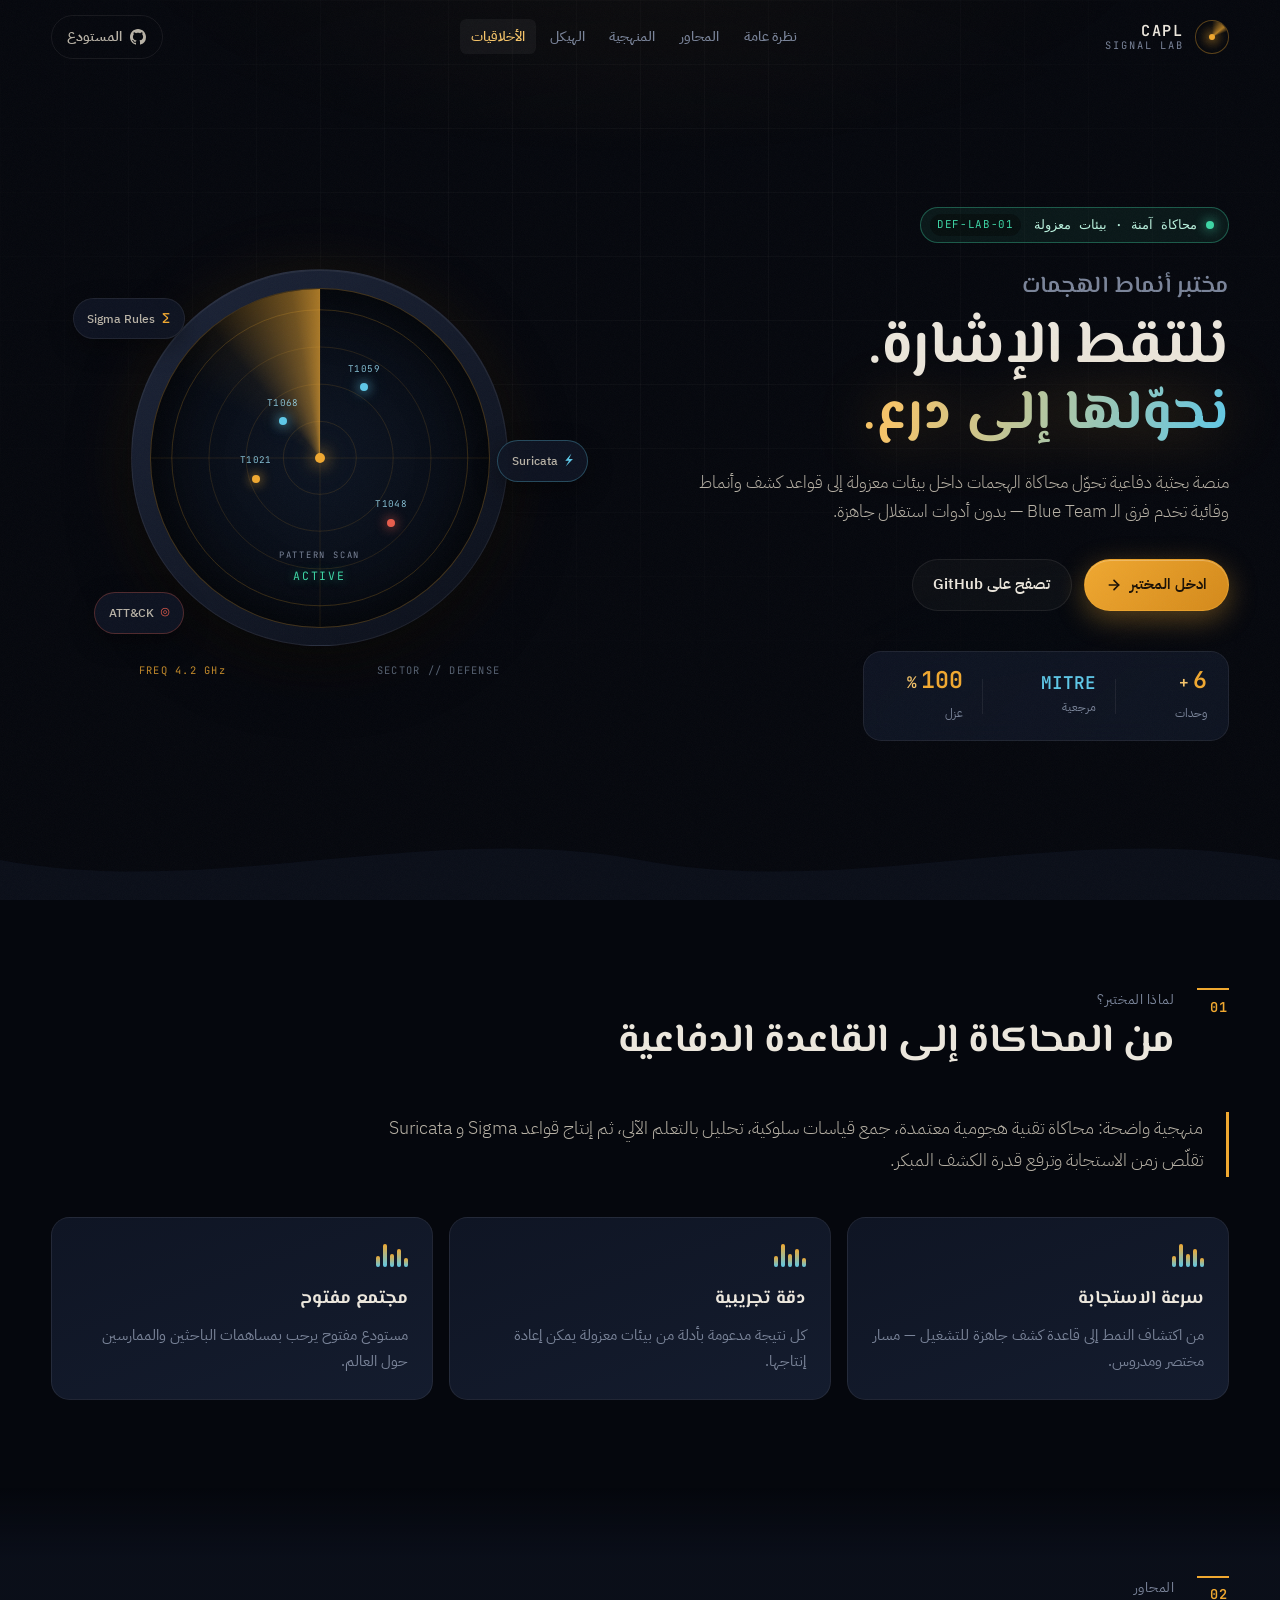
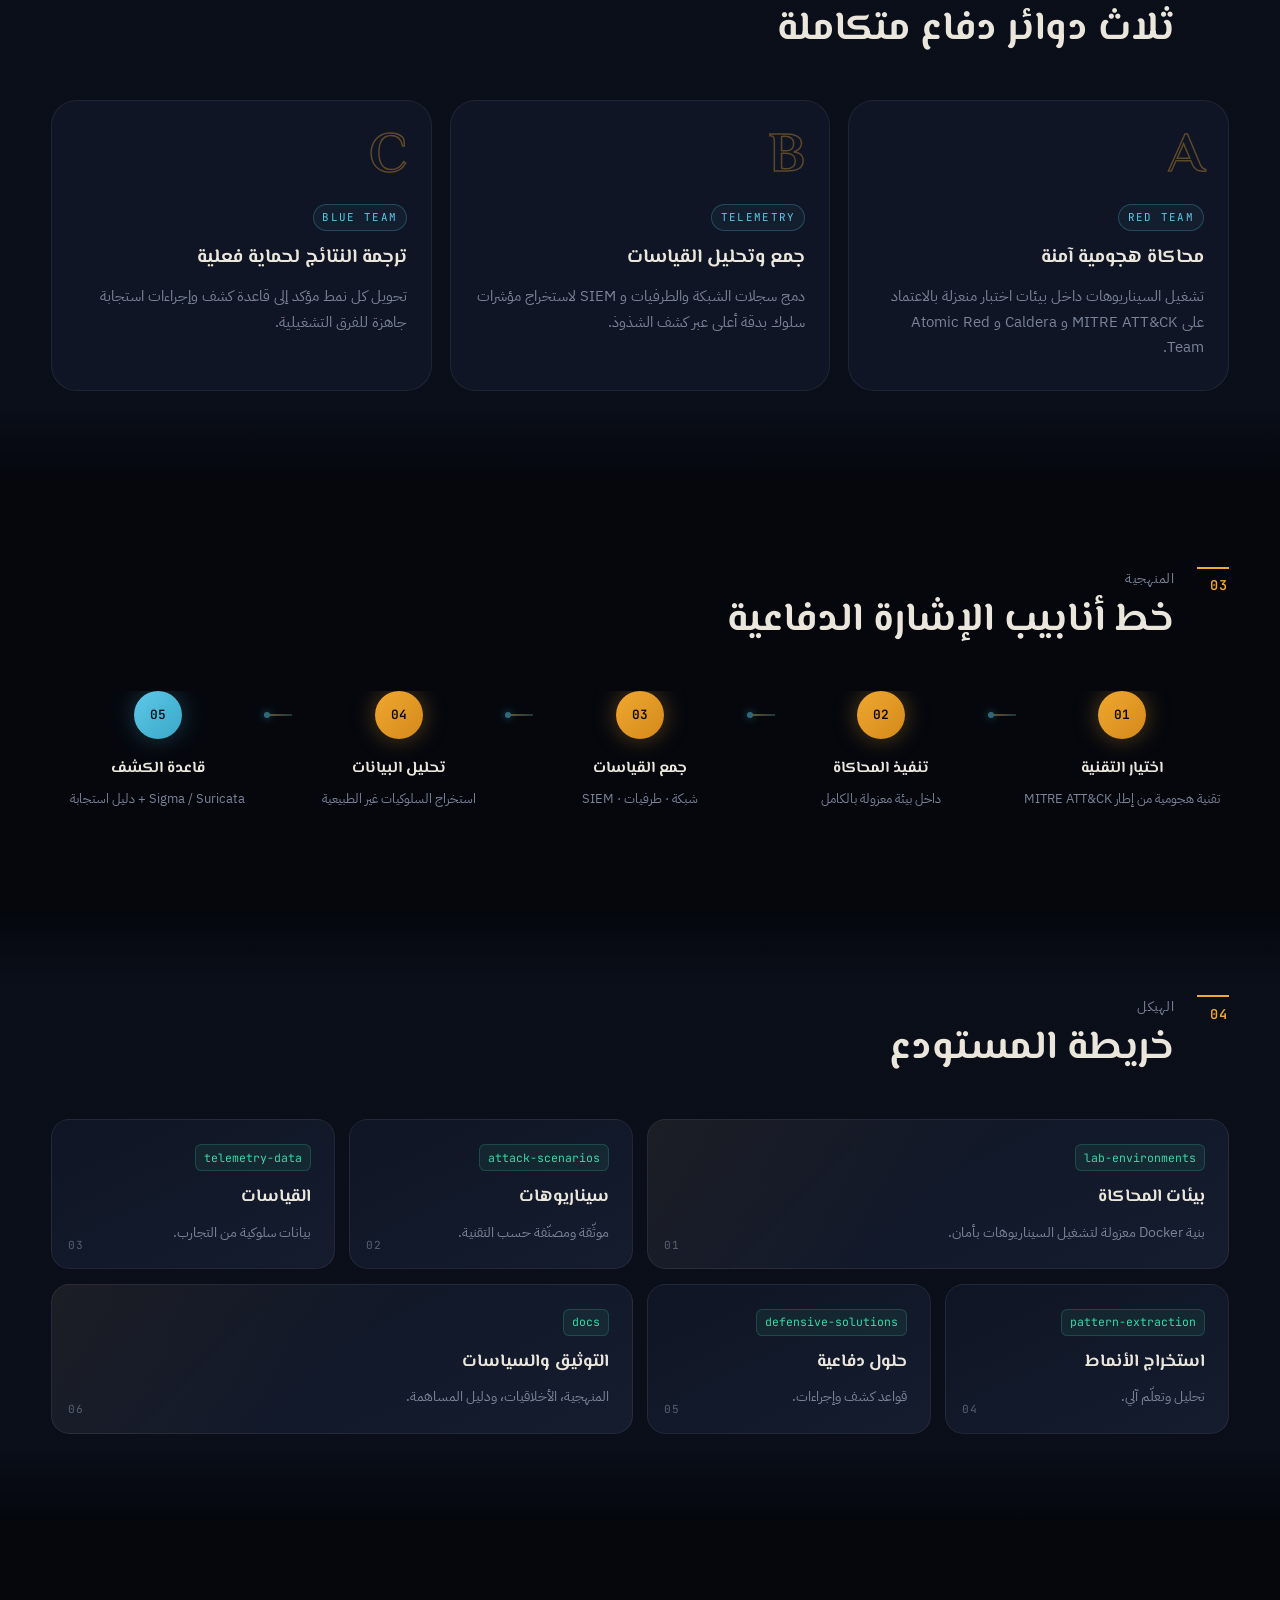
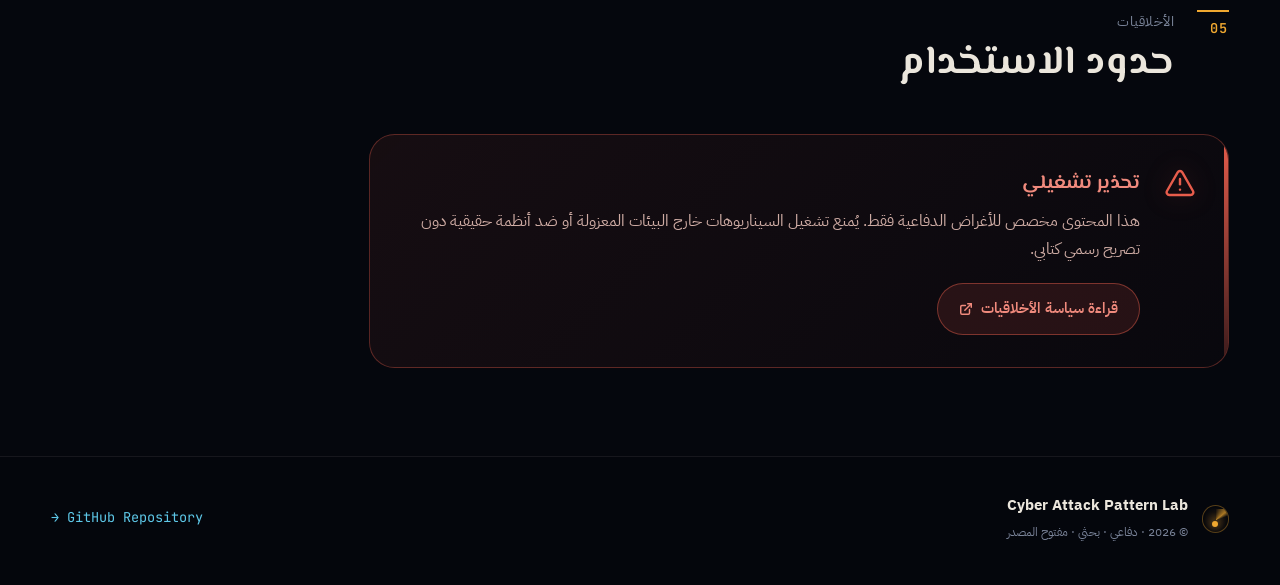
<file: index.html>
<!DOCTYPE html>
<html lang="ar" dir="rtl">
<head>
  <meta charset="UTF-8">
  <meta name="viewport" content="width=device-width, initial-scale=1.0">
  <meta name="description" content="Cyber Attack Pattern Lab: منصة بحثية دفاعية لمحاكاة الهجمات السيبرانية واستخراج أنماط وقائية قابلة للتطبيق.">
  <title>Cyber Attack Pattern Lab | مختبر أنماط الهجمات السيبرانية</title>
  <link rel="preconnect" href="https://fonts.googleapis.com">
  <link rel="preconnect" href="https://fonts.gstatic.com" crossorigin>
  <link href="https://fonts.googleapis.com/css2?family=El+Messiri:wght@500;600;700&family=IBM+Plex+Sans+Arabic:wght@300;400;500;600;700&family=JetBrains+Mono:wght@400;500;600&display=swap" rel="stylesheet">
  <link rel="stylesheet" href="style.css">
</head>
<body>

  <div class="noise" aria-hidden="true"></div>
  <div class="grid-floor" aria-hidden="true"></div>
  <div id="scroll-progress" aria-hidden="true"></div>

  <!-- NAV -->
  <header id="top">
    <nav class="navbar" role="navigation" aria-label="القائمة الرئيسية">
      <div class="container nav-inner">
        <a class="brand" href="#top">
          <span class="brand-radar" aria-hidden="true">
            <span class="brand-sweep"></span>
            <span class="brand-core"></span>
          </span>
          <span class="brand-text">
            <span class="brand-name">CAPL</span>
            <span class="brand-sub">Signal Lab</span>
          </span>
        </a>

        <button class="nav-toggle" id="nav-toggle" aria-expanded="false" aria-controls="nav-menu" aria-label="فتح القائمة">
          <span></span><span></span><span></span>
        </button>

        <ul class="nav-links" id="nav-menu" role="list">
          <li><a href="#about">نظرة عامة</a></li>
          <li><a href="#pillars">المحاور</a></li>
          <li><a href="#workflow">المنهجية</a></li>
          <li><a href="#structure">الهيكل</a></li>
          <li><a href="#ethics">الأخلاقيات</a></li>
        </ul>

        <a href="https://github.com/mwthrc23-ui/cyber-attack-pattern-lab.github.io"
           target="_blank" rel="noreferrer" class="btn btn-ghost nav-github">
          <svg width="16" height="16" viewBox="0 0 24 24" fill="currentColor" aria-hidden="true"><path d="M12 0C5.37 0 0 5.37 0 12c0 5.31 3.435 9.795 8.205 11.385.6.105.825-.255.825-.57 0-.285-.015-1.23-.015-2.235-3.015.555-3.795-.735-4.035-1.41-.135-.345-.72-1.41-1.23-1.695-.42-.225-1.02-.78-.015-.795.945-.015 1.62.87 1.845 1.23 1.08 1.815 2.805 1.305 3.495.99.105-.78.42-1.305.765-1.605-2.67-.3-5.46-1.335-5.46-5.925 0-1.305.465-2.385 1.23-3.225-.12-.3-.54-1.53.12-3.18 0 0 1.005-.315 3.3 1.23.96-.27 1.98-.405 3-.405s2.04.135 3 .405c2.295-1.56 3.3-1.23 3.3-1.23.66 1.65.24 2.88.12 3.18.765.84 1.23 1.905 1.23 3.225 0 4.605-2.805 5.625-5.475 5.925.435.375.81 1.095.81 2.22 0 1.605-.015 2.895-.015 3.3 0 .315.225.69.825.57A12.02 12.02 0 0 0 24 12c0-6.63-5.37-12-12-12z"/></svg>
          المستودع
        </a>
      </div>
    </nav>
  </header>

  <!-- HERO -->
  <section class="hero" aria-labelledby="hero-title">
    <div class="container hero-grid">
      <div class="hero-copy">
        <div class="status-chip">
          <span class="status-pulse" aria-hidden="true"></span>
          <span>محاكاة آمنة · بيئات معزولة</span>
          <span class="status-code">DEF-LAB-01</span>
        </div>

        <h1 id="hero-title">
          <span class="title-eyebrow">مختبر أنماط الهجمات</span>
          <span class="title-main">نلتقط الإشارة.</span>
          <span class="title-accent">نحوّلها إلى درع.</span>
        </h1>

        <p class="lead">
          منصة بحثية دفاعية تحوّل محاكاة الهجمات داخل بيئات معزولة إلى قواعد كشف
          وأنماط وقائية تخدم فرق الـ Blue Team — بدون أدوات استغلال جاهزة.
        </p>

        <div class="hero-actions">
          <a href="#about" class="btn btn-primary">
            <span>ادخل المختبر</span>
            <svg width="16" height="16" viewBox="0 0 24 24" fill="none" stroke="currentColor" stroke-width="2.5" stroke-linecap="round" stroke-linejoin="round" aria-hidden="true"><path d="M5 12h14"/><path d="m12 5 7 7-7 7"/></svg>
          </a>
          <a href="https://github.com/mwthrc23-ui/cyber-attack-pattern-lab.github.io"
             target="_blank" rel="noreferrer" class="btn btn-outline">تصفح على GitHub</a>
        </div>

        <div class="hero-stats" aria-label="مؤشرات المشروع">
          <div class="stat">
            <span class="stat-value" data-target="6">0</span>
            <span class="stat-unit">+</span>
            <span class="stat-label">وحدات</span>
          </div>
          <div class="stat-divider" aria-hidden="true"></div>
          <div class="stat">
            <span class="stat-value stat-text">MITRE</span>
            <span class="stat-label">مرجعية</span>
          </div>
          <div class="stat-divider" aria-hidden="true"></div>
          <div class="stat">
            <span class="stat-value" data-target="100">0</span>
            <span class="stat-unit">%</span>
            <span class="stat-label">عزل</span>
          </div>
        </div>
      </div>

      <!-- Signature: Radar scope -->
      <div class="radar-stage" aria-hidden="true">
        <div class="radar-frame">
          <div class="radar-bezel">
            <div class="radar-screen">
              <div class="radar-rings">
                <span></span><span></span><span></span><span></span>
              </div>
              <div class="radar-cross"></div>
              <div class="radar-sweep"></div>
              <div class="radar-blip blip-1" data-label="T1059"></div>
              <div class="radar-blip blip-2" data-label="T1021"></div>
              <div class="radar-blip blip-3" data-label="T1048"></div>
              <div class="radar-blip blip-4" data-label="T1068"></div>
              <div class="radar-center"></div>
              <div class="radar-readout">
                <span class="readout-label">PATTERN SCAN</span>
                <span class="readout-value" id="scan-status">ACTIVE</span>
              </div>
            </div>
          </div>
          <div class="radar-meta">
            <span>SECTOR // DEFENSE</span>
            <span class="radar-freq">FREQ 4.2 GHz</span>
          </div>
        </div>

        <div class="orbit-card orbit-a">
          <span class="orbit-icon">Σ</span>
          <span>Sigma Rules</span>
        </div>
        <div class="orbit-card orbit-b">
          <span class="orbit-icon">⚡</span>
          <span>Suricata</span>
        </div>
        <div class="orbit-card orbit-c">
          <span class="orbit-icon">◎</span>
          <span>ATT&amp;CK</span>
        </div>
      </div>
    </div>

    <div class="hero-wave" aria-hidden="true">
      <svg viewBox="0 0 1440 80" preserveAspectRatio="none">
        <path class="wave-path" d="M0,40 C240,80 480,0 720,40 C960,80 1200,0 1440,40 L1440,80 L0,80 Z"/>
      </svg>
    </div>
  </section>

  <main>

    <!-- ABOUT -->
    <section class="section" id="about" aria-labelledby="about-title">
      <div class="container">
        <div class="section-head">
          <span class="section-index">01</span>
          <div>
            <p class="section-kicker">لماذا المختبر؟</p>
            <h2 id="about-title">من المحاكاة إلى القاعدة الدفاعية</h2>
          </div>
        </div>

        <div class="about-layout">
          <p class="about-lead">
            منهجية واضحة: محاكاة تقنية هجومية معتمدة، جمع قياسات سلوكية، تحليل بالتعلم الآلي،
            ثم إنتاج قواعد Sigma و Suricata تقلّص زمن الاستجابة وترفع قدرة الكشف المبكر.
          </p>

          <div class="signal-cards">
            <article class="signal-card">
              <div class="signal-bars" aria-hidden="true">
                <i></i><i></i><i></i><i></i><i></i>
              </div>
              <h3>سرعة الاستجابة</h3>
              <p>من اكتشاف النمط إلى قاعدة كشف جاهزة للتشغيل — مسار مختصر ومدروس.</p>
            </article>
            <article class="signal-card">
              <div class="signal-bars" aria-hidden="true">
                <i></i><i></i><i></i><i></i><i></i>
              </div>
              <h3>دقة تجريبية</h3>
              <p>كل نتيجة مدعومة بأدلة من بيئات معزولة يمكن إعادة إنتاجها.</p>
            </article>
            <article class="signal-card">
              <div class="signal-bars" aria-hidden="true">
                <i></i><i></i><i></i><i></i><i></i>
              </div>
              <h3>مجتمع مفتوح</h3>
              <p>مستودع مفتوح يرحب بمساهمات الباحثين والممارسين حول العالم.</p>
            </article>
          </div>
        </div>
      </div>
    </section>

    <!-- PILLARS -->
    <section class="section section-dim" id="pillars" aria-labelledby="pillars-title">
      <div class="container">
        <div class="section-head">
          <span class="section-index">02</span>
          <div>
            <p class="section-kicker">المحاور</p>
            <h2 id="pillars-title">ثلاث دوائر دفاع متكاملة</h2>
          </div>
        </div>

        <div class="pillars-rail">
          <article class="pillar">
            <div class="pillar-num">A</div>
            <div class="pillar-body">
              <span class="pillar-tag">Red Team</span>
              <h3>محاكاة هجومية آمنة</h3>
              <p>تشغيل السيناريوهات داخل بيئات اختبار منعزلة بالاعتماد على MITRE ATT&amp;CK و Caldera و Atomic Red Team.</p>
            </div>
            <div class="pillar-glow" aria-hidden="true"></div>
          </article>
          <article class="pillar">
            <div class="pillar-num">B</div>
            <div class="pillar-body">
              <span class="pillar-tag">Telemetry</span>
              <h3>جمع وتحليل القياسات</h3>
              <p>دمج سجلات الشبكة والطرفيات و SIEM لاستخراج مؤشرات سلوك بدقة أعلى عبر كشف الشذوذ.</p>
            </div>
            <div class="pillar-glow" aria-hidden="true"></div>
          </article>
          <article class="pillar">
            <div class="pillar-num">C</div>
            <div class="pillar-body">
              <span class="pillar-tag">Blue Team</span>
              <h3>ترجمة النتائج لحماية فعلية</h3>
              <p>تحويل كل نمط مؤكد إلى قاعدة كشف وإجراءات استجابة جاهزة للفرق التشغيلية.</p>
            </div>
            <div class="pillar-glow" aria-hidden="true"></div>
          </article>
        </div>
      </div>
    </section>

    <!-- WORKFLOW -->
    <section class="section" id="workflow" aria-labelledby="workflow-title">
      <div class="container">
        <div class="section-head">
          <span class="section-index">03</span>
          <div>
            <p class="section-kicker">المنهجية</p>
            <h2 id="workflow-title">خط أنابيب الإشارة الدفاعية</h2>
          </div>
        </div>

        <div class="pipeline" role="list">
          <div class="pipe-step" role="listitem">
            <div class="pipe-node"><span>01</span></div>
            <h3>اختيار التقنية</h3>
            <p>تقنية هجومية من إطار MITRE ATT&amp;CK</p>
          </div>
          <div class="pipe-link" aria-hidden="true"></div>
          <div class="pipe-step" role="listitem">
            <div class="pipe-node"><span>02</span></div>
            <h3>تنفيذ المحاكاة</h3>
            <p>داخل بيئة معزولة بالكامل</p>
          </div>
          <div class="pipe-link" aria-hidden="true"></div>
          <div class="pipe-step" role="listitem">
            <div class="pipe-node"><span>03</span></div>
            <h3>جمع القياسات</h3>
            <p>شبكة · طرفيات · SIEM</p>
          </div>
          <div class="pipe-link" aria-hidden="true"></div>
          <div class="pipe-step" role="listitem">
            <div class="pipe-node"><span>04</span></div>
            <h3>تحليل البيانات</h3>
            <p>استخراج السلوكيات غير الطبيعية</p>
          </div>
          <div class="pipe-link" aria-hidden="true"></div>
          <div class="pipe-step" role="listitem">
            <div class="pipe-node pipe-node--end"><span>05</span></div>
            <h3>قاعدة الكشف</h3>
            <p>Sigma / Suricata + دليل استجابة</p>
          </div>
        </div>
      </div>
    </section>

    <!-- STRUCTURE -->
    <section class="section section-dim" id="structure" aria-labelledby="structure-title">
      <div class="container">
        <div class="section-head">
          <span class="section-index">04</span>
          <div>
            <p class="section-kicker">الهيكل</p>
            <h2 id="structure-title">خريطة المستودع</h2>
          </div>
        </div>

        <div class="bento">
          <article class="bento-item bento-wide">
            <code>lab-environments</code>
            <h3>بيئات المحاكاة</h3>
            <p>بنية Docker معزولة لتشغيل السيناريوهات بأمان.</p>
            <span class="bento-mark">01</span>
          </article>
          <article class="bento-item">
            <code>attack-scenarios</code>
            <h3>سيناريوهات</h3>
            <p>موثّقة ومصنّفة حسب التقنية.</p>
            <span class="bento-mark">02</span>
          </article>
          <article class="bento-item">
            <code>telemetry-data</code>
            <h3>القياسات</h3>
            <p>بيانات سلوكية من التجارب.</p>
            <span class="bento-mark">03</span>
          </article>
          <article class="bento-item">
            <code>pattern-extraction</code>
            <h3>استخراج الأنماط</h3>
            <p>تحليل وتعلّم آلي.</p>
            <span class="bento-mark">04</span>
          </article>
          <article class="bento-item">
            <code>defensive-solutions</code>
            <h3>حلول دفاعية</h3>
            <p>قواعد كشف وإجراءات.</p>
            <span class="bento-mark">05</span>
          </article>
          <article class="bento-item bento-wide">
            <code>docs</code>
            <h3>التوثيق والسياسات</h3>
            <p>المنهجية، الأخلاقيات، ودليل المساهمة.</p>
            <span class="bento-mark">06</span>
          </article>
        </div>
      </div>
    </section>

    <!-- ETHICS -->
    <section class="section" id="ethics" aria-labelledby="ethics-title">
      <div class="container">
        <div class="section-head">
          <span class="section-index">05</span>
          <div>
            <p class="section-kicker">الأخلاقيات</p>
            <h2 id="ethics-title">حدود الاستخدام</h2>
          </div>
        </div>

        <div class="ethics-panel">
          <div class="ethics-stripe" aria-hidden="true"></div>
          <div class="ethics-icon" aria-hidden="true">
            <svg width="32" height="32" viewBox="0 0 24 24" fill="none" stroke="currentColor" stroke-width="1.8" stroke-linecap="round" stroke-linejoin="round"><path d="m21.73 18-8-14a2 2 0 0 0-3.48 0l-8 14A2 2 0 0 0 4 21h16a2 2 0 0 0 1.73-3Z"/><path d="M12 9v4"/><path d="M12 17h.01"/></svg>
          </div>
          <div class="ethics-body">
            <h3>تحذير تشغيلي</h3>
            <p>
              هذا المحتوى مخصص للأغراض الدفاعية فقط. يُمنع تشغيل السيناريوهات خارج البيئات المعزولة
              أو ضد أنظمة حقيقية دون تصريح رسمي كتابي.
            </p>
            <a href="https://github.com/mwthrc23-ui/cyber-attack-pattern-lab.github.io/blob/main/ETHICS_POLICY.md"
               target="_blank" rel="noreferrer" class="btn btn-warn">
              قراءة سياسة الأخلاقيات
              <svg width="14" height="14" viewBox="0 0 24 24" fill="none" stroke="currentColor" stroke-width="2.5" stroke-linecap="round" stroke-linejoin="round" aria-hidden="true"><path d="M18 13v6a2 2 0 0 1-2 2H5a2 2 0 0 1-2-2V8a2 2 0 0 1 2-2h6"/><polyline points="15 3 21 3 21 9"/><line x1="10" y1="14" x2="21" y2="3"/></svg>
            </a>
          </div>
        </div>
      </div>
    </section>

  </main>

  <footer class="footer">
    <div class="container footer-grid">
      <div class="footer-brand">
        <span class="brand-radar brand-radar--sm" aria-hidden="true">
          <span class="brand-sweep"></span>
          <span class="brand-core"></span>
        </span>
        <div>
          <strong>Cyber Attack Pattern Lab</strong>
          <span>© 2026 · دفاعي · بحثي · مفتوح المصدر</span>
        </div>
      </div>
      <a href="https://github.com/mwthrc23-ui/cyber-attack-pattern-lab.github.io"
         target="_blank" rel="noreferrer" class="footer-link">
        GitHub Repository →
      </a>
    </div>
  </footer>

  <script>
  (() => {
    'use strict';

    /* Scroll progress */
    const bar = document.getElementById('scroll-progress');
    const onScroll = () => {
      const top = document.documentElement.scrollTop;
      const max = document.documentElement.scrollHeight - window.innerHeight;
      if (bar) bar.style.transform = `scaleX(${max > 0 ? top / max : 0})`;
      document.querySelector('.navbar')?.classList.toggle('scrolled', window.scrollY > 24);
    };
    window.addEventListener('scroll', onScroll, { passive: true });
    onScroll();

    /* Counters */
    function animateCounter(el) {
      const target = +el.dataset.target;
      const start = performance.now();
      const dur = 1600;
      const tick = (now) => {
        const t = Math.min((now - start) / dur, 1);
        const ease = 1 - Math.pow(1 - t, 3);
        el.textContent = Math.round(ease * target);
        if (t < 1) requestAnimationFrame(tick);
      };
      requestAnimationFrame(tick);
    }
    document.querySelectorAll('[data-target]').forEach(animateCounter);

    /* Mobile nav */
    const toggle = document.getElementById('nav-toggle');
    const menu = document.getElementById('nav-menu');
    if (toggle && menu) {
      toggle.addEventListener('click', () => {
        const open = menu.classList.toggle('open');
        toggle.setAttribute('aria-expanded', open);
      });
      menu.querySelectorAll('a').forEach(a => {
        a.addEventListener('click', () => {
          menu.classList.remove('open');
          toggle.setAttribute('aria-expanded', 'false');
        });
      });
    }

    /* Scroll spy */
    const links = document.querySelectorAll('.nav-links a');
    const spy = new IntersectionObserver((entries) => {
      entries.forEach(entry => {
        if (!entry.isIntersecting) return;
        links.forEach(a => a.classList.remove('active'));
        const link = document.querySelector(`.nav-links a[href="#${entry.target.id}"]`);
        if (link) link.classList.add('active');
      });
    }, { rootMargin: '-40% 0px -55% 0px' });
    document.querySelectorAll('section[id]').forEach(s => spy.observe(s));

    /* Reveal on scroll */
    const reveal = new IntersectionObserver((entries) => {
      entries.forEach(e => {
        if (e.isIntersecting) {
          e.target.classList.add('is-visible');
          reveal.unobserve(e.target);
        }
      });
    }, { threshold: 0.12 });
    document.querySelectorAll('.section, .pillar, .pipe-step, .bento-item, .signal-card, .ethics-panel')
      .forEach(el => {
        el.classList.add('reveal-up');
        reveal.observe(el);
      });

    /* Radar scan status flicker */
    const status = document.getElementById('scan-status');
    const states = ['ACTIVE', 'SCANNING', 'LOCKED', 'ACTIVE'];
    let si = 0;
    setInterval(() => {
      if (!status) return;
      si = (si + 1) % states.length;
      status.textContent = states[si];
    }, 2800);

    /* Subtle parallax on radar blips */
    const stage = document.querySelector('.radar-stage');
    if (stage && window.matchMedia('(pointer:fine)').matches) {
      stage.addEventListener('mousemove', (e) => {
        const r = stage.getBoundingClientRect();
        const x = (e.clientX - r.left) / r.width - 0.5;
        const y = (e.clientY - r.top) / r.height - 0.5;
        stage.style.setProperty('--tilt-x', `${x * 8}deg`);
        stage.style.setProperty('--tilt-y', `${-y * 8}deg`);
      });
      stage.addEventListener('mouseleave', () => {
        stage.style.setProperty('--tilt-x', '0deg');
        stage.style.setProperty('--tilt-y', '0deg');
      });
    }
  })();
  </script>
</body>
</html>
</file>
<file: style.css>
/* ============================================================
   CAPL — Signal Laboratory Design System
   Aesthetic: radar ops console · phosphor amber · ice cyan
   ============================================================ */

:root {
  /* Surfaces */
  --void:        #05070d;
  --ink:         #0a0e18;
  --panel:       #0f1524;
  --panel-2:     #141c2e;
  --panel-3:     #1a2438;

  /* Text */
  --paper:       #ebe6dc;
  --paper-dim:   #b8b2a6;
  --steel:       #7a8499;
  --steel-dim:   #556070;

  /* Signature palette */
  --amber:       #f0a830;
  --amber-soft:  #f5c46a;
  --amber-glow:  rgba(240, 168, 48, 0.35);
  --ice:         #5ec8e8;
  --ice-soft:    #9adcf2;
  --ice-glow:    rgba(94, 200, 232, 0.28);
  --coral:       #e85d4c;
  --coral-soft:  #f08a7d;
  --coral-glow:  rgba(232, 93, 76, 0.25);
  --mint:        #3dd6a5;

  /* Structure */
  --line:        rgba(235, 230, 220, 0.08);
  --line-strong: rgba(240, 168, 48, 0.35);
  --radius-sm:   0.4rem;
  --radius:      0.75rem;
  --radius-lg:   1.15rem;
  --radius-xl:   1.6rem;

  /* Type */
  --font-display: "El Messiri", "IBM Plex Sans Arabic", serif;
  --font-body:    "IBM Plex Sans Arabic", "Segoe UI", Tahoma, sans-serif;
  --font-mono:    "JetBrains Mono", "SFMono-Regular", Consolas, monospace;

  --ease:         cubic-bezier(0.22, 1, 0.36, 1);
  --shadow:       0 24px 60px rgba(0, 0, 0, 0.55);
}

*, *::before, *::after { box-sizing: border-box; margin: 0; padding: 0; }

html {
  scroll-behavior: smooth;
  -webkit-font-smoothing: antialiased;
}

body {
  font-family: var(--font-body);
  background: var(--void);
  color: var(--paper);
  line-height: 1.75;
  overflow-x: hidden;
  min-height: 100vh;
}

a { color: inherit; text-decoration: none; }
img, svg { display: block; }
code { font-family: var(--font-mono); }

/* ── Atmosphere ── */
.noise {
  position: fixed;
  inset: 0;
  z-index: 50;
  pointer-events: none;
  opacity: 0.035;
  background-image: url("data:image/svg+xml,%3Csvg viewBox='0 0 256 256' xmlns='http://www.w3.org/2000/svg'%3E%3Cfilter id='n'%3E%3CfeTurbulence type='fractalNoise' baseFrequency='0.85' numOctaves='4' stitchTiles='stitch'/%3E%3C/filter%3E%3Crect width='100%25' height='100%25' filter='url(%23n)'/%3E%3C/svg%3E");
  background-size: 180px;
}

.grid-floor {
  position: fixed;
  inset: 0;
  z-index: 0;
  pointer-events: none;
  background:
    radial-gradient(ellipse 80% 50% at 50% -10%, rgba(240, 168, 48, 0.08), transparent 55%),
    radial-gradient(ellipse 60% 40% at 90% 80%, rgba(94, 200, 232, 0.06), transparent 50%),
    linear-gradient(rgba(235, 230, 220, 0.03) 1px, transparent 1px),
    linear-gradient(90deg, rgba(235, 230, 220, 0.03) 1px, transparent 1px);
  background-size: auto, auto, 64px 64px, 64px 64px;
  mask-image: radial-gradient(ellipse 90% 70% at 50% 30%, black 20%, transparent 75%);
}

#scroll-progress {
  position: fixed;
  top: 0;
  left: 0;
  right: 0;
  height: 2px;
  z-index: 200;
  background: linear-gradient(90deg, var(--amber), var(--ice), var(--coral));
  transform-origin: right center;
  transform: scaleX(0);
  transition: transform 0.1s linear;
  pointer-events: none;
  box-shadow: 0 0 12px var(--amber-glow);
}

/* ── Layout ── */
.container {
  width: min(1180px, 92%);
  margin-inline: auto;
  position: relative;
  z-index: 2;
}

/* ── Navbar ── */
.navbar {
  position: fixed;
  top: 0;
  inset-inline: 0;
  z-index: 100;
  padding: 0.95rem 0;
  transition: background 0.35s var(--ease), border-color 0.35s, backdrop-filter 0.35s;
  border-bottom: 1px solid transparent;
}

.navbar.scrolled {
  background: rgba(5, 7, 13, 0.78);
  backdrop-filter: blur(18px) saturate(1.3);
  border-bottom-color: var(--line);
}

.nav-inner {
  display: flex;
  align-items: center;
  justify-content: space-between;
  gap: 1rem;
}

.brand {
  display: inline-flex;
  align-items: center;
  gap: 0.7rem;
}

.brand-radar {
  position: relative;
  width: 2.1rem;
  height: 2.1rem;
  border-radius: 50%;
  border: 1px solid var(--line-strong);
  background: radial-gradient(circle at center, rgba(240, 168, 48, 0.15), transparent 70%);
  overflow: hidden;
  flex-shrink: 0;
}

.brand-radar--sm {
  width: 1.7rem;
  height: 1.7rem;
}

.brand-sweep {
  position: absolute;
  inset: 0;
  background: conic-gradient(from 0deg, transparent 0deg, var(--amber) 50deg, transparent 70deg);
  animation: brandSweep 3s linear infinite;
  opacity: 0.7;
}

.brand-core {
  position: absolute;
  top: 50%;
  left: 50%;
  width: 6px;
  height: 6px;
  margin: -3px 0 0 -3px;
  border-radius: 50%;
  background: var(--amber);
  box-shadow: 0 0 10px var(--amber);
}

@keyframes brandSweep {
  to { transform: rotate(360deg); }
}

.brand-text {
  display: flex;
  flex-direction: column;
  line-height: 1.15;
}

.brand-name {
  font-family: var(--font-mono);
  font-weight: 600;
  font-size: 0.95rem;
  letter-spacing: 0.12em;
  color: var(--paper);
}

.brand-sub {
  font-size: 0.65rem;
  letter-spacing: 0.18em;
  text-transform: uppercase;
  color: var(--steel);
  font-family: var(--font-mono);
}

.nav-links {
  list-style: none;
  display: flex;
  align-items: center;
  gap: 0.15rem;
}

.nav-links a {
  padding: 0.4rem 0.7rem;
  border-radius: var(--radius-sm);
  color: var(--steel);
  font-size: 0.9rem;
  font-weight: 500;
  transition: color 0.2s, background 0.2s;
  white-space: nowrap;
}

.nav-links a:hover,
.nav-links a.active {
  color: var(--paper);
  background: rgba(235, 230, 220, 0.05);
}

.nav-links a.active {
  color: var(--amber-soft);
}

.nav-toggle {
  display: none;
  flex-direction: column;
  gap: 5px;
  background: transparent;
  border: none;
  cursor: pointer;
  padding: 0.4rem;
}

.nav-toggle span {
  display: block;
  width: 22px;
  height: 2px;
  background: var(--paper);
  border-radius: 2px;
}

/* ── Buttons ── */
.btn {
  display: inline-flex;
  align-items: center;
  gap: 0.5rem;
  padding: 0.78rem 1.3rem;
  border-radius: 999px;
  font-family: var(--font-body);
  font-weight: 600;
  font-size: 0.92rem;
  border: 1px solid transparent;
  cursor: pointer;
  transition: transform 0.25s var(--ease), box-shadow 0.25s, background 0.25s, border-color 0.25s;
  white-space: nowrap;
}

.btn:hover { transform: translateY(-2px); }

.btn-primary {
  background: linear-gradient(135deg, var(--amber), #d4891a);
  color: #1a1005;
  border-color: rgba(240, 168, 48, 0.5);
  box-shadow: 0 8px 28px var(--amber-glow), inset 0 1px 0 rgba(255, 255, 255, 0.25);
}

.btn-primary:hover {
  box-shadow: 0 12px 36px rgba(240, 168, 48, 0.5);
}

.btn-outline {
  background: rgba(235, 230, 220, 0.03);
  border-color: var(--line);
  color: var(--paper);
}

.btn-outline:hover {
  border-color: var(--ice);
  background: rgba(94, 200, 232, 0.08);
}

.btn-ghost {
  background: transparent;
  border-color: var(--line);
  color: var(--paper-dim);
  padding: 0.55rem 0.95rem;
  font-size: 0.85rem;
}

.btn-ghost:hover {
  border-color: var(--line-strong);
  color: var(--paper);
}

.btn-warn {
  background: rgba(232, 93, 76, 0.12);
  border-color: rgba(232, 93, 76, 0.45);
  color: var(--coral-soft);
}

.btn-warn:hover {
  background: rgba(232, 93, 76, 0.2);
  box-shadow: 0 8px 24px var(--coral-glow);
}

/* ── Hero ── */
.hero {
  position: relative;
  z-index: 2;
  min-height: 100vh;
  min-height: 100svh;
  display: flex;
  flex-direction: column;
  justify-content: center;
  padding: 7rem 0 4rem;
  overflow: hidden;
}

.hero-grid {
  display: grid;
  grid-template-columns: 1.05fr 0.95fr;
  gap: 3rem;
  align-items: center;
}

.hero-copy {
  max-width: 560px;
}

.status-chip {
  display: inline-flex;
  align-items: center;
  gap: 0.55rem;
  padding: 0.35rem 0.85rem 0.35rem 0.55rem;
  border-radius: 999px;
  border: 1px solid rgba(61, 214, 165, 0.35);
  background: rgba(61, 214, 165, 0.08);
  font-size: 0.8rem;
  color: #b8f0dc;
  margin-bottom: 1.5rem;
  font-family: var(--font-mono);
}

.status-pulse {
  width: 8px;
  height: 8px;
  border-radius: 50%;
  background: var(--mint);
  box-shadow: 0 0 12px var(--mint);
  animation: pulse 1.8s ease-in-out infinite;
}

@keyframes pulse {
  0%, 100% { opacity: 1; transform: scale(1); }
  50% { opacity: 0.4; transform: scale(0.85); }
}

.status-code {
  margin-inline-start: 0.3rem;
  padding: 0.1rem 0.45rem;
  border-radius: 999px;
  background: rgba(0, 0, 0, 0.35);
  color: var(--mint);
  font-size: 0.68rem;
  letter-spacing: 0.06em;
}

h1 {
  margin-bottom: 1.3rem;
}

.title-eyebrow {
  display: block;
  font-family: var(--font-display);
  font-size: clamp(1.1rem, 2.2vw, 1.45rem);
  font-weight: 600;
  color: var(--steel);
  margin-bottom: 0.35rem;
  letter-spacing: 0.02em;
}

.title-main {
  display: block;
  font-family: var(--font-display);
  font-size: clamp(2.4rem, 5.2vw, 3.8rem);
  font-weight: 700;
  line-height: 1.15;
  color: var(--paper);
  letter-spacing: -0.01em;
}

.title-accent {
  display: block;
  font-family: var(--font-display);
  font-size: clamp(2.2rem, 4.8vw, 3.5rem);
  font-weight: 700;
  line-height: 1.15;
  background: linear-gradient(105deg, var(--amber) 0%, var(--amber-soft) 40%, var(--ice) 100%);
  -webkit-background-clip: text;
  -webkit-text-fill-color: transparent;
  background-clip: text;
  filter: drop-shadow(0 0 30px var(--amber-glow));
}

.lead {
  color: var(--paper-dim);
  font-size: 1.05rem;
  max-width: 34em;
  margin-bottom: 2rem;
  font-weight: 300;
}

.hero-actions {
  display: flex;
  flex-wrap: wrap;
  gap: 0.75rem;
  margin-bottom: 2.5rem;
}

.hero-stats {
  display: flex;
  align-items: center;
  gap: 1.2rem;
  padding: 1rem 1.3rem;
  border-radius: var(--radius-lg);
  border: 1px solid var(--line);
  background: linear-gradient(135deg, rgba(15, 21, 36, 0.9), rgba(20, 28, 46, 0.6));
  backdrop-filter: blur(12px);
  width: fit-content;
}

.stat {
  display: flex;
  flex-wrap: wrap;
  align-items: baseline;
  gap: 0.15rem 0.25rem;
  min-width: 4.5rem;
}

.stat-value {
  font-family: var(--font-mono);
  font-size: 1.45rem;
  font-weight: 600;
  color: var(--amber);
  line-height: 1;
}

.stat-text {
  font-size: 1.1rem;
  color: var(--ice);
}

.stat-unit {
  font-family: var(--font-mono);
  color: var(--amber-soft);
  font-weight: 500;
}

.stat-label {
  width: 100%;
  font-size: 0.75rem;
  color: var(--steel);
  margin-top: 0.2rem;
}

.stat-divider {
  width: 1px;
  height: 2.2rem;
  background: var(--line);
}

/* ── Radar signature ── */
.radar-stage {
  position: relative;
  display: grid;
  place-items: center;
  min-height: 420px;
  --tilt-x: 0deg;
  --tilt-y: 0deg;
  perspective: 900px;
}

.radar-frame {
  position: relative;
  z-index: 2;
  transform: rotateX(var(--tilt-y)) rotateY(var(--tilt-x));
  transition: transform 0.35s var(--ease);
}

.radar-bezel {
  padding: 1.1rem;
  border-radius: 50%;
  background:
    linear-gradient(145deg, #1c2438, #0a0e18);
  border: 1px solid var(--line);
  box-shadow:
    var(--shadow),
    inset 0 1px 0 rgba(255, 255, 255, 0.06),
    0 0 80px rgba(240, 168, 48, 0.08);
}

.radar-screen {
  position: relative;
  width: min(340px, 72vw);
  height: min(340px, 72vw);
  border-radius: 50%;
  overflow: hidden;
  background:
    radial-gradient(circle at center, #0c1422 0%, #060a12 70%, #030508 100%);
  border: 1px solid rgba(240, 168, 48, 0.25);
  box-shadow: inset 0 0 60px rgba(0, 0, 0, 0.8);
}

.radar-rings span {
  position: absolute;
  top: 50%;
  left: 50%;
  border: 1px solid rgba(240, 168, 48, 0.12);
  border-radius: 50%;
  transform: translate(-50%, -50%);
}

.radar-rings span:nth-child(1) { width: 22%; height: 22%; }
.radar-rings span:nth-child(2) { width: 44%; height: 44%; }
.radar-rings span:nth-child(3) { width: 66%; height: 66%; }
.radar-rings span:nth-child(4) { width: 88%; height: 88%; border-color: rgba(240, 168, 48, 0.2); }

.radar-cross::before,
.radar-cross::after {
  content: '';
  position: absolute;
  background: rgba(240, 168, 48, 0.1);
}

.radar-cross::before {
  top: 0;
  bottom: 0;
  left: 50%;
  width: 1px;
  transform: translateX(-50%);
}

.radar-cross::after {
  left: 0;
  right: 0;
  top: 50%;
  height: 1px;
  transform: translateY(-50%);
}

.radar-sweep {
  position: absolute;
  inset: 0;
  background: conic-gradient(
    from 0deg,
    transparent 0deg,
    transparent 300deg,
    rgba(240, 168, 48, 0.05) 320deg,
    rgba(240, 168, 48, 0.45) 350deg,
    rgba(240, 168, 48, 0.7) 360deg
  );
  animation: radarSpin 4s linear infinite;
  transform-origin: center;
}

@keyframes radarSpin {
  to { transform: rotate(360deg); }
}

.radar-center {
  position: absolute;
  top: 50%;
  left: 50%;
  width: 10px;
  height: 10px;
  margin: -5px 0 0 -5px;
  border-radius: 50%;
  background: var(--amber);
  box-shadow: 0 0 16px var(--amber), 0 0 32px var(--amber-glow);
  z-index: 3;
}

.radar-blip {
  position: absolute;
  width: 8px;
  height: 8px;
  border-radius: 50%;
  background: var(--ice);
  box-shadow: 0 0 12px var(--ice), 0 0 24px var(--ice-glow);
  z-index: 2;
  animation: blipPulse 2.4s ease-in-out infinite;
}

.radar-blip::after {
  content: attr(data-label);
  position: absolute;
  top: -1.4rem;
  left: 50%;
  transform: translateX(-50%);
  font-family: var(--font-mono);
  font-size: 0.58rem;
  color: var(--ice-soft);
  white-space: nowrap;
  letter-spacing: 0.04em;
  opacity: 0.85;
}

.blip-1 { top: 28%; left: 62%; animation-delay: 0s; }
.blip-2 { top: 55%; left: 30%; animation-delay: 0.6s; background: var(--amber); box-shadow: 0 0 12px var(--amber); }
.blip-3 { top: 68%; left: 70%; animation-delay: 1.2s; background: var(--coral); box-shadow: 0 0 12px var(--coral); }
.blip-4 { top: 38%; left: 38%; animation-delay: 1.8s; }

@keyframes blipPulse {
  0%, 100% { transform: scale(1); opacity: 1; }
  50% { transform: scale(1.5); opacity: 0.55; }
}

.radar-readout {
  position: absolute;
  bottom: 12%;
  left: 50%;
  transform: translateX(-50%);
  display: flex;
  flex-direction: column;
  align-items: center;
  gap: 0.15rem;
  z-index: 4;
  font-family: var(--font-mono);
}

.readout-label {
  font-size: 0.55rem;
  letter-spacing: 0.2em;
  color: var(--steel);
}

.readout-value {
  font-size: 0.72rem;
  letter-spacing: 0.15em;
  color: var(--mint);
  text-shadow: 0 0 10px rgba(61, 214, 165, 0.5);
}

.radar-meta {
  display: flex;
  justify-content: space-between;
  margin-top: 0.9rem;
  padding: 0 0.5rem;
  font-family: var(--font-mono);
  font-size: 0.65rem;
  letter-spacing: 0.12em;
  color: var(--steel-dim);
}

.radar-freq { color: var(--amber); opacity: 0.8; }

.orbit-card {
  position: absolute;
  display: flex;
  align-items: center;
  gap: 0.45rem;
  padding: 0.5rem 0.85rem;
  border-radius: 999px;
  border: 1px solid var(--line);
  background: rgba(15, 21, 36, 0.88);
  backdrop-filter: blur(10px);
  font-size: 0.78rem;
  font-weight: 500;
  color: var(--paper-dim);
  box-shadow: 0 8px 24px rgba(0, 0, 0, 0.4);
  z-index: 3;
  animation: float 5s ease-in-out infinite;
}

.orbit-icon {
  font-family: var(--font-mono);
  color: var(--amber);
  font-size: 0.85rem;
}

.orbit-a { top: 8%; left: 4%; animation-delay: 0s; }
.orbit-b { top: 42%; right: 0; animation-delay: 1.2s; border-color: rgba(94, 200, 232, 0.3); }
.orbit-b .orbit-icon { color: var(--ice); }
.orbit-c { bottom: 12%; left: 8%; animation-delay: 2s; border-color: rgba(232, 93, 76, 0.3); }
.orbit-c .orbit-icon { color: var(--coral); }

@keyframes float {
  0%, 100% { transform: translateY(0); }
  50% { transform: translateY(-8px); }
}

.hero-wave {
  position: absolute;
  bottom: 0;
  left: 0;
  right: 0;
  height: 80px;
  z-index: 1;
  pointer-events: none;
}

.hero-wave svg {
  width: 100%;
  height: 100%;
}

.wave-path {
  fill: rgba(15, 21, 36, 0.55);
}

/* ── Sections ── */
.section {
  position: relative;
  z-index: 2;
  padding: 5.5rem 0;
}

.section-dim {
  background: linear-gradient(
    180deg,
    transparent,
    rgba(15, 21, 36, 0.55) 12%,
    rgba(15, 21, 36, 0.55) 88%,
    transparent
  );
}

.section-head {
  display: flex;
  align-items: flex-start;
  gap: 1.4rem;
  margin-bottom: 2.8rem;
}

.section-index {
  font-family: var(--font-mono);
  font-size: 0.85rem;
  font-weight: 600;
  color: var(--amber);
  letter-spacing: 0.1em;
  padding-top: 0.35rem;
  border-top: 2px solid var(--amber);
  min-width: 2rem;
}

.section-kicker {
  font-size: 0.85rem;
  color: var(--steel);
  margin-bottom: 0.35rem;
  letter-spacing: 0.04em;
}

.section h2 {
  font-family: var(--font-display);
  font-size: clamp(1.7rem, 3.2vw, 2.5rem);
  font-weight: 700;
  line-height: 1.25;
  color: var(--paper);
}

/* ── About ── */
.about-layout {
  display: grid;
  gap: 2.5rem;
}

.about-lead {
  font-size: 1.15rem;
  color: var(--paper-dim);
  max-width: 48em;
  font-weight: 300;
  border-inline-start: 3px solid var(--amber);
  padding-inline-start: 1.4rem;
}

.signal-cards {
  display: grid;
  grid-template-columns: repeat(3, 1fr);
  gap: 1rem;
}

.signal-card {
  padding: 1.5rem;
  border-radius: var(--radius-lg);
  border: 1px solid var(--line);
  background: linear-gradient(160deg, var(--panel), var(--panel-2));
  transition: border-color 0.3s, transform 0.3s var(--ease), box-shadow 0.3s;
}

.signal-card:hover {
  border-color: rgba(94, 200, 232, 0.35);
  transform: translateY(-4px);
  box-shadow: 0 16px 40px rgba(0, 0, 0, 0.35), 0 0 30px rgba(94, 200, 232, 0.08);
}

.signal-bars {
  display: flex;
  align-items: flex-end;
  gap: 3px;
  height: 1.6rem;
  margin-bottom: 1rem;
}

.signal-bars i {
  display: block;
  width: 4px;
  border-radius: 2px;
  background: linear-gradient(to top, var(--ice), var(--amber));
  animation: barDance 1.4s ease-in-out infinite;
}

.signal-bars i:nth-child(1) { height: 35%; animation-delay: 0s; }
.signal-bars i:nth-child(2) { height: 70%; animation-delay: 0.15s; }
.signal-bars i:nth-child(3) { height: 50%; animation-delay: 0.3s; }
.signal-bars i:nth-child(4) { height: 90%; animation-delay: 0.45s; }
.signal-bars i:nth-child(5) { height: 45%; animation-delay: 0.6s; }

@keyframes barDance {
  0%, 100% { transform: scaleY(1); }
  50% { transform: scaleY(0.45); }
}

.signal-card h3 {
  font-family: var(--font-display);
  font-size: 1.15rem;
  margin-bottom: 0.5rem;
}

.signal-card p {
  color: var(--steel);
  font-size: 0.92rem;
}

/* ── Pillars ── */
.pillars-rail {
  display: grid;
  grid-template-columns: repeat(3, 1fr);
  gap: 1.1rem;
}

.pillar {
  position: relative;
  overflow: hidden;
  padding: 1.8rem 1.5rem;
  border-radius: var(--radius-xl);
  border: 1px solid var(--line);
  background: var(--panel);
  transition: border-color 0.35s, transform 0.35s var(--ease);
}

.pillar:hover {
  border-color: rgba(240, 168, 48, 0.4);
  transform: translateY(-5px);
}

.pillar-num {
  font-family: var(--font-display);
  font-size: 3.5rem;
  font-weight: 700;
  line-height: 1;
  color: transparent;
  -webkit-text-stroke: 1.5px rgba(240, 168, 48, 0.35);
  margin-bottom: 1rem;
}

.pillar-tag {
  display: inline-block;
  font-family: var(--font-mono);
  font-size: 0.68rem;
  letter-spacing: 0.12em;
  text-transform: uppercase;
  color: var(--ice);
  margin-bottom: 0.6rem;
  padding: 0.2rem 0.55rem;
  border-radius: 999px;
  border: 1px solid rgba(94, 200, 232, 0.25);
  background: rgba(94, 200, 232, 0.06);
}

.pillar h3 {
  font-family: var(--font-display);
  font-size: 1.2rem;
  margin-bottom: 0.6rem;
}

.pillar p {
  color: var(--steel);
  font-size: 0.92rem;
}

.pillar-glow {
  position: absolute;
  width: 180px;
  height: 180px;
  bottom: -60px;
  left: -40px;
  border-radius: 50%;
  background: radial-gradient(circle, var(--amber-glow), transparent 70%);
  opacity: 0;
  transition: opacity 0.4s;
  pointer-events: none;
}

.pillar:hover .pillar-glow { opacity: 1; }

/* ── Pipeline ── */
.pipeline {
  display: flex;
  align-items: flex-start;
  gap: 0;
  overflow-x: auto;
  padding-bottom: 0.5rem;
  scrollbar-width: thin;
  scrollbar-color: var(--amber) transparent;
}

.pipe-step {
  flex: 1 0 140px;
  min-width: 140px;
  text-align: center;
  padding: 0 0.4rem;
}

.pipe-node {
  width: 3rem;
  height: 3rem;
  margin: 0 auto 1rem;
  border-radius: 50%;
  display: grid;
  place-items: center;
  font-family: var(--font-mono);
  font-size: 0.8rem;
  font-weight: 600;
  color: var(--void);
  background: linear-gradient(135deg, var(--amber), #d4891a);
  box-shadow: 0 0 24px var(--amber-glow);
  position: relative;
  z-index: 1;
}

.pipe-node--end {
  background: linear-gradient(135deg, var(--ice), #3aa8c8);
  box-shadow: 0 0 24px var(--ice-glow);
  color: #041018;
}

.pipe-link {
  flex: 0 0 28px;
  height: 2px;
  margin-top: 1.45rem;
  background: linear-gradient(90deg, var(--amber), rgba(94, 200, 232, 0.5));
  opacity: 0.5;
  position: relative;
}

.pipe-link::after {
  content: '';
  position: absolute;
  inset-inline-end: 0;
  top: 50%;
  width: 6px;
  height: 6px;
  margin-top: -3px;
  border-radius: 50%;
  background: var(--ice);
  box-shadow: 0 0 8px var(--ice);
}

.pipe-step h3 {
  font-family: var(--font-display);
  font-size: 0.98rem;
  margin-bottom: 0.35rem;
}

.pipe-step p {
  color: var(--steel);
  font-size: 0.82rem;
}

/* ── Bento structure ── */
.bento {
  display: grid;
  grid-template-columns: repeat(4, 1fr);
  gap: 0.9rem;
}

.bento-item {
  position: relative;
  padding: 1.4rem;
  border-radius: var(--radius-lg);
  border: 1px solid var(--line);
  background: linear-gradient(155deg, var(--panel), var(--panel-2));
  overflow: hidden;
  transition: border-color 0.3s, transform 0.3s var(--ease);
  min-height: 150px;
}

.bento-item:hover {
  border-color: rgba(94, 200, 232, 0.35);
  transform: translateY(-3px);
}

.bento-wide {
  grid-column: span 2;
  background:
    linear-gradient(135deg, rgba(240, 168, 48, 0.06), transparent 50%),
    linear-gradient(155deg, var(--panel), var(--panel-2));
}

.bento-item code {
  display: inline-block;
  font-size: 0.72rem;
  color: var(--mint);
  background: rgba(61, 214, 165, 0.08);
  border: 1px solid rgba(61, 214, 165, 0.2);
  padding: 0.15rem 0.5rem;
  border-radius: var(--radius-sm);
  margin-bottom: 0.7rem;
}

.bento-item h3 {
  font-family: var(--font-display);
  font-size: 1.1rem;
  margin-bottom: 0.4rem;
}

.bento-item p {
  color: var(--steel);
  font-size: 0.9rem;
  max-width: 28em;
}

.bento-mark {
  position: absolute;
  bottom: 0.8rem;
  left: 1rem;
  font-family: var(--font-mono);
  font-size: 0.7rem;
  color: var(--steel-dim);
  letter-spacing: 0.1em;
}

/* ── Ethics ── */
.ethics-panel {
  position: relative;
  display: flex;
  gap: 1.5rem;
  align-items: flex-start;
  padding: 2rem 2rem 2rem 2.2rem;
  border-radius: var(--radius-xl);
  border: 1px solid rgba(232, 93, 76, 0.35);
  background:
    linear-gradient(135deg, rgba(232, 93, 76, 0.08), rgba(232, 93, 76, 0.02));
  overflow: hidden;
  max-width: 860px;
}

.ethics-stripe {
  position: absolute;
  inset-inline-start: 0;
  top: 0;
  bottom: 0;
  width: 4px;
  background: linear-gradient(to bottom, var(--coral), rgba(232, 93, 76, 0.2));
}

.ethics-icon {
  color: var(--coral);
  flex-shrink: 0;
  filter: drop-shadow(0 0 12px var(--coral-glow));
}

.ethics-body h3 {
  font-family: var(--font-display);
  font-size: 1.2rem;
  color: var(--coral-soft);
  margin-bottom: 0.5rem;
}

.ethics-body p {
  color: rgba(240, 200, 190, 0.85);
  margin-bottom: 1.2rem;
  font-size: 0.98rem;
}

/* ── Footer ── */
.footer {
  position: relative;
  z-index: 2;
  border-top: 1px solid var(--line);
  padding: 2.2rem 0 2.6rem;
  background: rgba(5, 7, 13, 0.7);
}

.footer-grid {
  display: flex;
  align-items: center;
  justify-content: space-between;
  gap: 1.2rem;
  flex-wrap: wrap;
}

.footer-brand {
  display: flex;
  align-items: center;
  gap: 0.85rem;
}

.footer-brand strong {
  display: block;
  font-size: 0.95rem;
}

.footer-brand span {
  display: block;
  font-size: 0.78rem;
  color: var(--steel);
  margin-top: 0.15rem;
}

.footer-link {
  font-family: var(--font-mono);
  font-size: 0.85rem;
  color: var(--ice);
  transition: color 0.2s;
}

.footer-link:hover { color: var(--ice-soft); }

/* ── Reveal ── */
.reveal-up {
  opacity: 0;
  transform: translateY(28px);
  transition: opacity 0.7s var(--ease), transform 0.7s var(--ease);
}

.reveal-up.is-visible {
  opacity: 1;
  transform: none;
}

/* ── 404 ── */
.not-found {
  min-height: 100vh;
  display: grid;
  place-items: center;
  padding: 1.5rem;
  background: var(--void);
}

.not-found-card {
  width: min(640px, 100%);
  border: 1px solid var(--line);
  border-radius: var(--radius-xl);
  background: linear-gradient(160deg, var(--panel), var(--panel-2));
  box-shadow: var(--shadow);
  text-align: center;
  padding: 2.8rem 2rem;
}

.not-found-code {
  font-family: var(--font-display);
  font-size: clamp(3rem, 10vw, 5.5rem);
  font-weight: 700;
  line-height: 1;
  margin-bottom: 0.8rem;
  background: linear-gradient(105deg, var(--amber), var(--ice));
  -webkit-background-clip: text;
  -webkit-text-fill-color: transparent;
  background-clip: text;
}

.not-found h1 {
  font-family: var(--font-display);
  font-size: 1.5rem;
  margin-bottom: 0.6rem;
}

.not-found p {
  color: var(--steel);
  margin-bottom: 1.5rem;
}

/* ── Responsive ── */
@media (max-width: 980px) {
  .hero-grid {
    grid-template-columns: 1fr;
    gap: 2.5rem;
    text-align: center;
  }

  .hero-copy {
    max-width: 100%;
    display: flex;
    flex-direction: column;
    align-items: center;
  }

  .lead { margin-inline: auto; }
  .hero-stats { margin-inline: auto; }
  .about-lead { text-align: start; }

  .signal-cards,
  .pillars-rail {
    grid-template-columns: 1fr;
  }

  .bento {
    grid-template-columns: 1fr 1fr;
  }

  .bento-wide { grid-column: span 2; }
}

@media (max-width: 760px) {
  .nav-toggle { display: flex; }

  .nav-links {
    position: fixed;
    top: 0;
    inset-inline: 0;
    bottom: 0;
    flex-direction: column;
    justify-content: center;
    background: rgba(5, 7, 13, 0.97);
    backdrop-filter: blur(20px);
    gap: 1.2rem;
    font-size: 1.15rem;
    transform: translateX(100%);
    transition: transform 0.35s var(--ease);
    z-index: 200;
  }

  [dir="rtl"] .nav-links { transform: translateX(-100%); }
  .nav-links.open { transform: translateX(0); }

  .nav-github { display: none; }

  .orbit-card { display: none; }

  .bento {
    grid-template-columns: 1fr;
  }

  .bento-wide { grid-column: auto; }

  .ethics-panel {
    flex-direction: column;
    padding: 1.5rem;
  }

  .pipeline {
    flex-direction: column;
    align-items: stretch;
  }

  .pipe-step {
    display: grid;
    grid-template-columns: 3rem 1fr;
    grid-template-rows: auto auto;
    column-gap: 1rem;
    text-align: start;
    min-width: 0;
    padding: 0.4rem 0;
  }

  .pipe-node {
    grid-row: 1 / 3;
    margin: 0;
    align-self: center;
  }

  .pipe-link {
    display: none;
  }

  .hero-stats {
    flex-direction: column;
    align-items: stretch;
    width: 100%;
    max-width: 280px;
  }

  .stat-divider {
    width: 100%;
    height: 1px;
  }

  .stat { min-width: 0; justify-content: center; text-align: center; }
  .stat-label { text-align: center; }
}

@media (max-width: 480px) {
  .hero-actions {
    flex-direction: column;
    width: 100%;
  }

  .hero-actions .btn { justify-content: center; width: 100%; }

  .section { padding: 4rem 0; }
}

@media (prefers-reduced-motion: reduce) {
  *, *::before, *::after {
    animation-duration: 0.01ms !important;
    animation-iteration-count: 1 !important;
    transition-duration: 0.01ms !important;
  }

  .radar-sweep,
  .brand-sweep { animation: none; }
}
</file>
